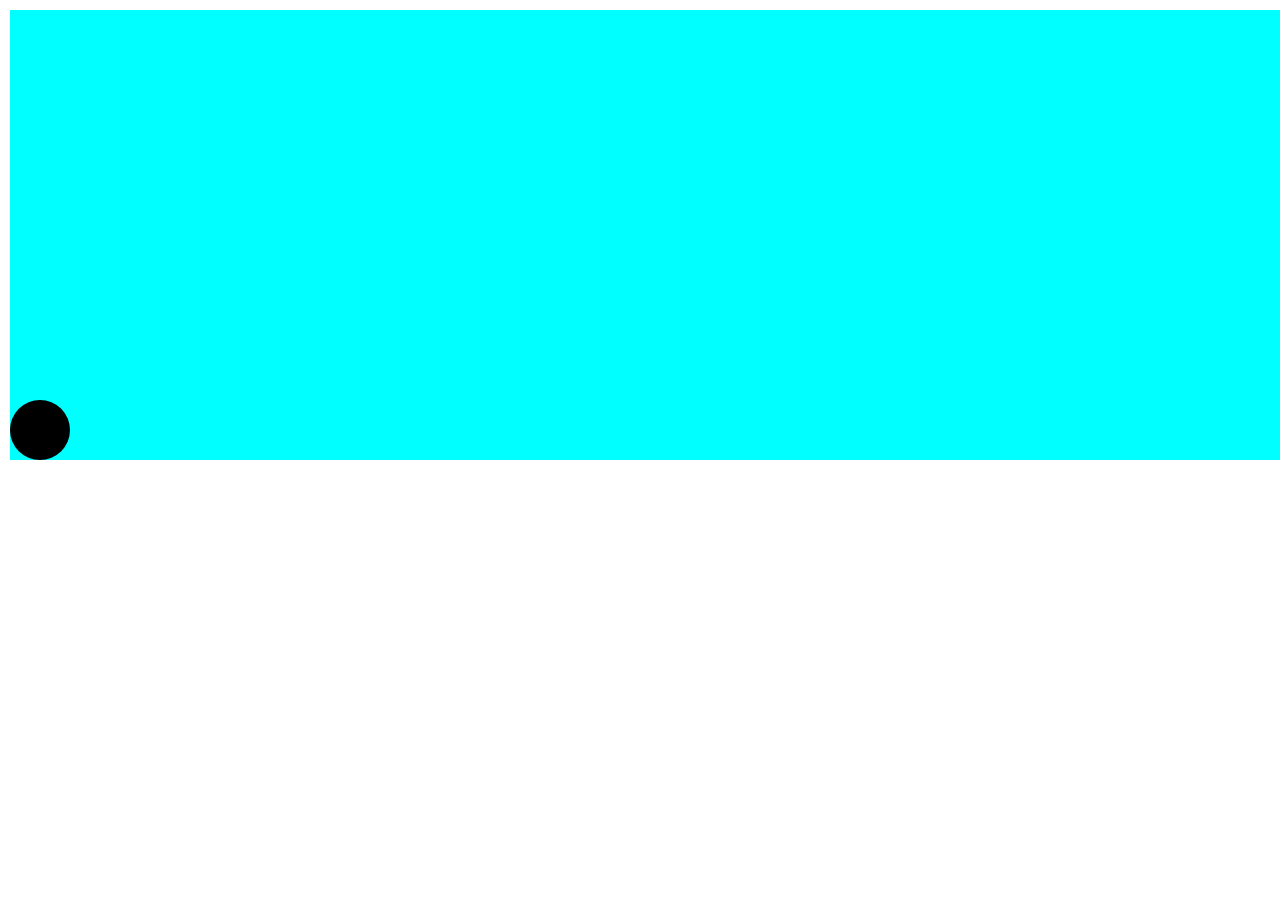
<file: Exercise 8/index.html>
<!DOCTYPE html>
<html lang="en">

<head>
    <meta charset="UTF-8">
    <meta name="viewport" content="width=device-width, initial-scale=1.0">
    <title>Bouncing Ball</title>
    <style>
        * {
            margin: 0;
            padding: 0;
            box-sizing: border-box;
        }

        .box {
            margin: 10px;
            height: 50vh;
            width: 100vw;
            background-color: aqua;
            position: relative;
        }

        .ball {
            height: 60px;
            width: 60px;
            background-color: black;
            border-radius: 90px;
            position: absolute;
            bottom: 0;
            left: 0;
            animation: motion 5s linear infinite, motionY 1s ease-out infinite alternate;
        }

        @keyframes motion {
            from {
                left: 0;
            }

            to {
                left: 100%;
            }
        }

        @keyframes motionY {
            from {
                bottom: 0;
            }

            to {
                bottom: 80%;
            }
        }
    </style>
</head>

<body>
    <div class="box">
        <div class="ball"></div>
    </div>
</body>

</html>
</file>
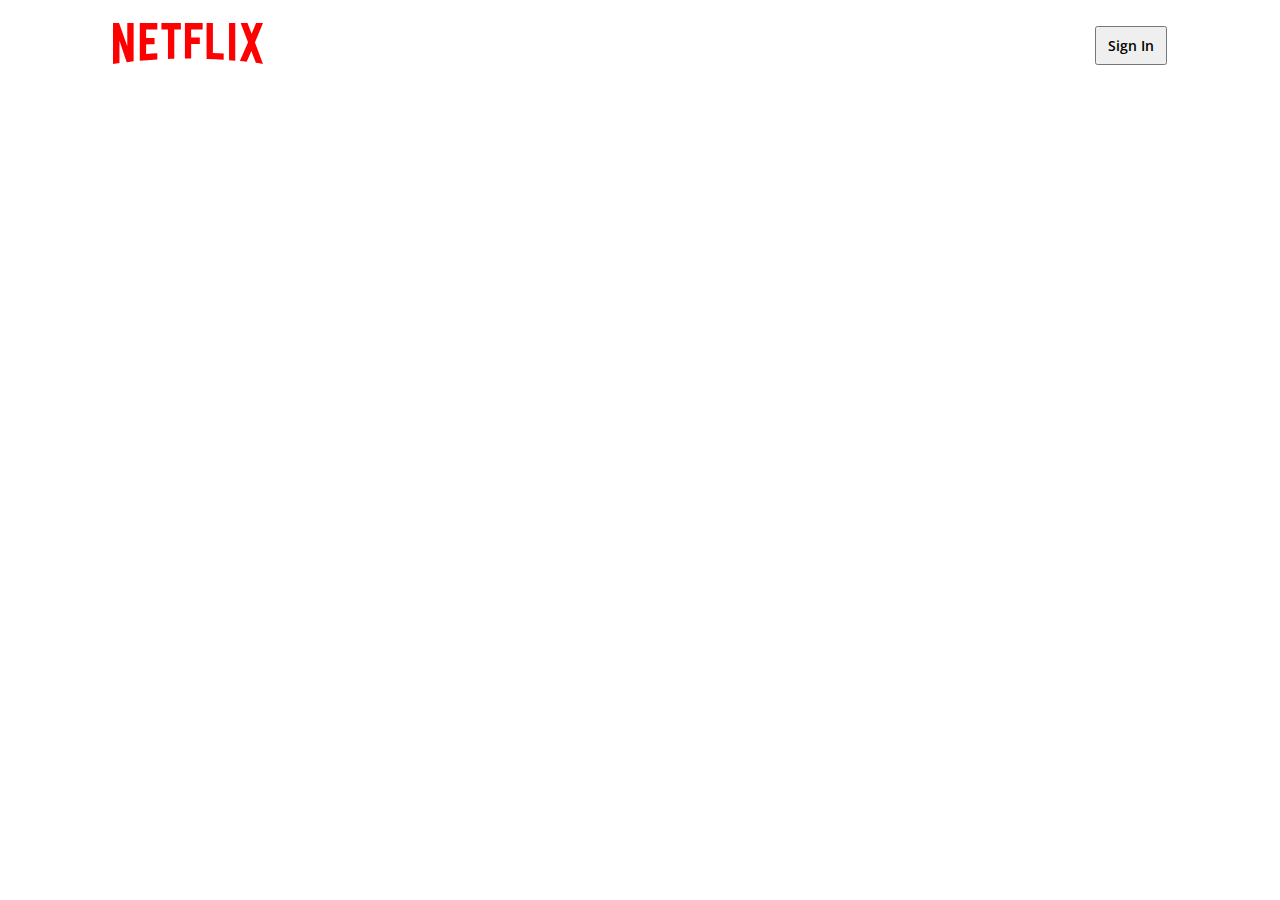
<file: Exercise 9/index.html>
<!DOCTYPE html>
<html lang="en">

<head>
    <meta charset="UTF-8">
    <meta name="viewport" content="width=device-width, initial-scale=1.0">
    <title>Netflix Nepal - Watch TV Shows Online, Watch Movies Online</title>
    <link rel="stylesheet" href="style.css">
</head>

<body>
    <!-- <img src="svg/copy.svg" alt="">
    <img src="svg/down.svg" alt="">
    <img src="svg/monitor.svg" alt="">
    <img src="svg/netflix.svg" alt="">
    <img src="svg/party-popper.svg" alt=""> -->
<main>
    <nav>
        <div class="nav-bar">
            <div class="logo"><img src="svg/netflix.svg" alt="netflix"></div>
            <div class="signin"><button>Sign In</button></div>
        </div>
    </nav>
</main>


</body>

</html>
</file>
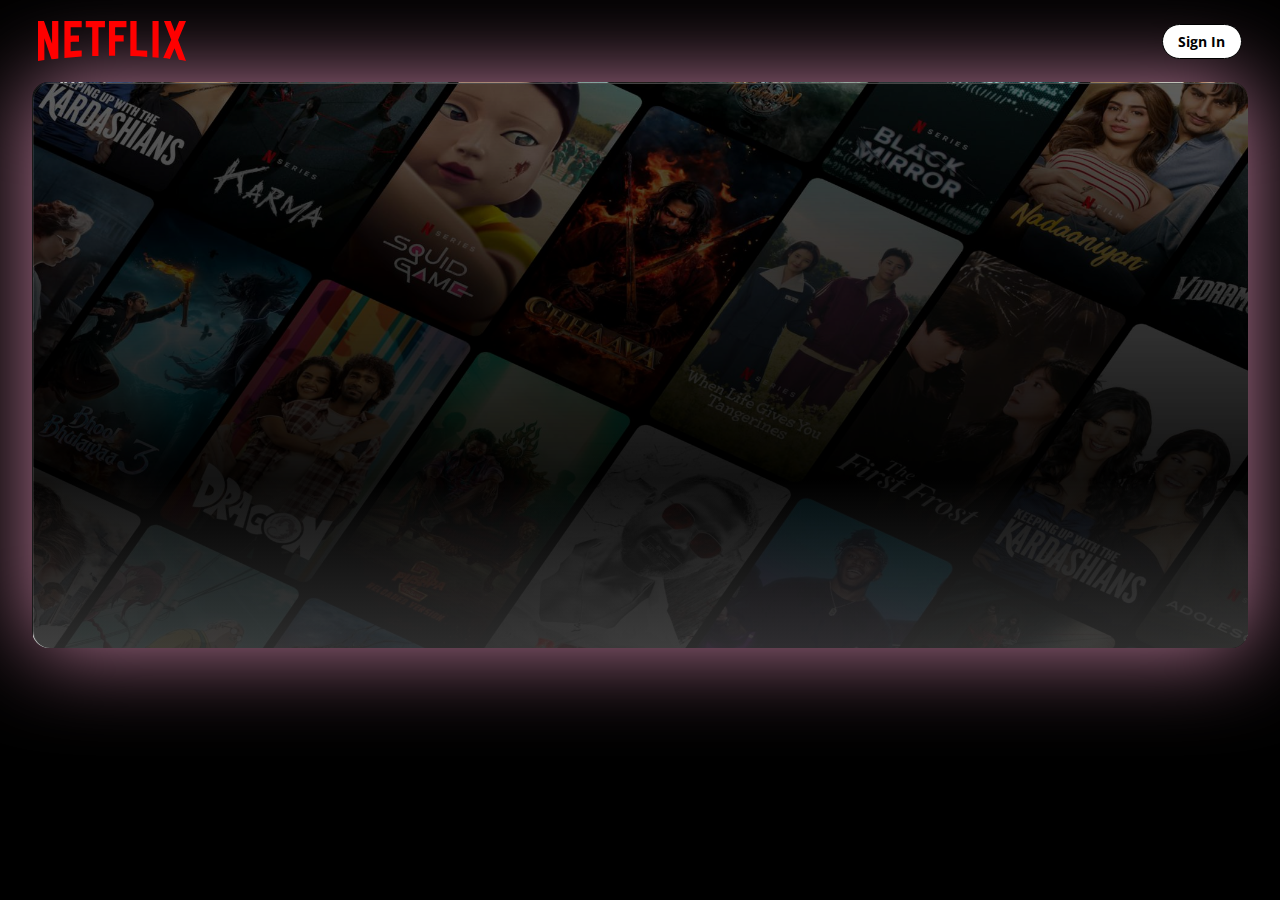
<file: Exercise 9/fedora/index.html>
<!DOCTYPE html>
<html lang="en">

<head>
    <meta charset="UTF-8">
    <meta name="viewport" content="width=device-width, initial-scale=1.0">
    <title>Netflix Nepal - Watch TV Shows Online, Watch Movies Online</title>
    <link rel="stylesheet" href="style.css">
    <link rel="shortcut icon" href="icon/favicon.ico" type="image/x-icon">
</head>

<body>
    <header>
        <nav>
            <div class="nav-bar">
                <div class="logo">
                    <!-- <img src="svg/netflix.svg" alt="netflix"> -->
                </div>
                <div class="signin"><button class=" red-btn btn">Sign In</button></div>
            </div>
        </nav>
    </header>
    <main>
        <div class="hero">
            <div class="filter">
                 <!-- <div class="hero-text">
                    <div class="hero-text-one">
                        Unlimited movies, TV shows, and more

                    </div>
                    <div class="hero-text-two">
                        Starts at USD 2.99. Cancel anytime.

                    </div>
                    <div class="hero-text-three">
                        Ready to watch? Enter your email to create or restart your membership.

                    </div>
                    <div class="grid">
                        <div class="item">
                            <img src="image/1.webp" alt="">
                        </div>
                        <div class="item">
                            <img src="image/2.webp" alt="">
                        </div>
                        <div class="item">
                            <img src="image/3.webp" alt="">
                        </div>
                        <div class="item">
                            <img src="image/4.webp" alt="">
                        </div>
                        <div class="item">
                            <img src="image/5.webp" alt="">
                        </div>
                        <div class="item">
                            <img src="image/6.webp" alt="">
                        </div>
                        <div class="item">
                            <img src="image/7.webp" alt="">
                        </div>
                        <div class="item">
                            <img src="image/8.webp" alt="">
                        </div>
                        <div class="item">
                            <img src="image/9.webp" alt="">
                        </div>
                        <div class="item">
                            <img src="image/10.webp" alt="">
                        </div>
                    </div>
                </div>  -->
            </div>

        </div>
    </main>


</body>

</html>
</file>
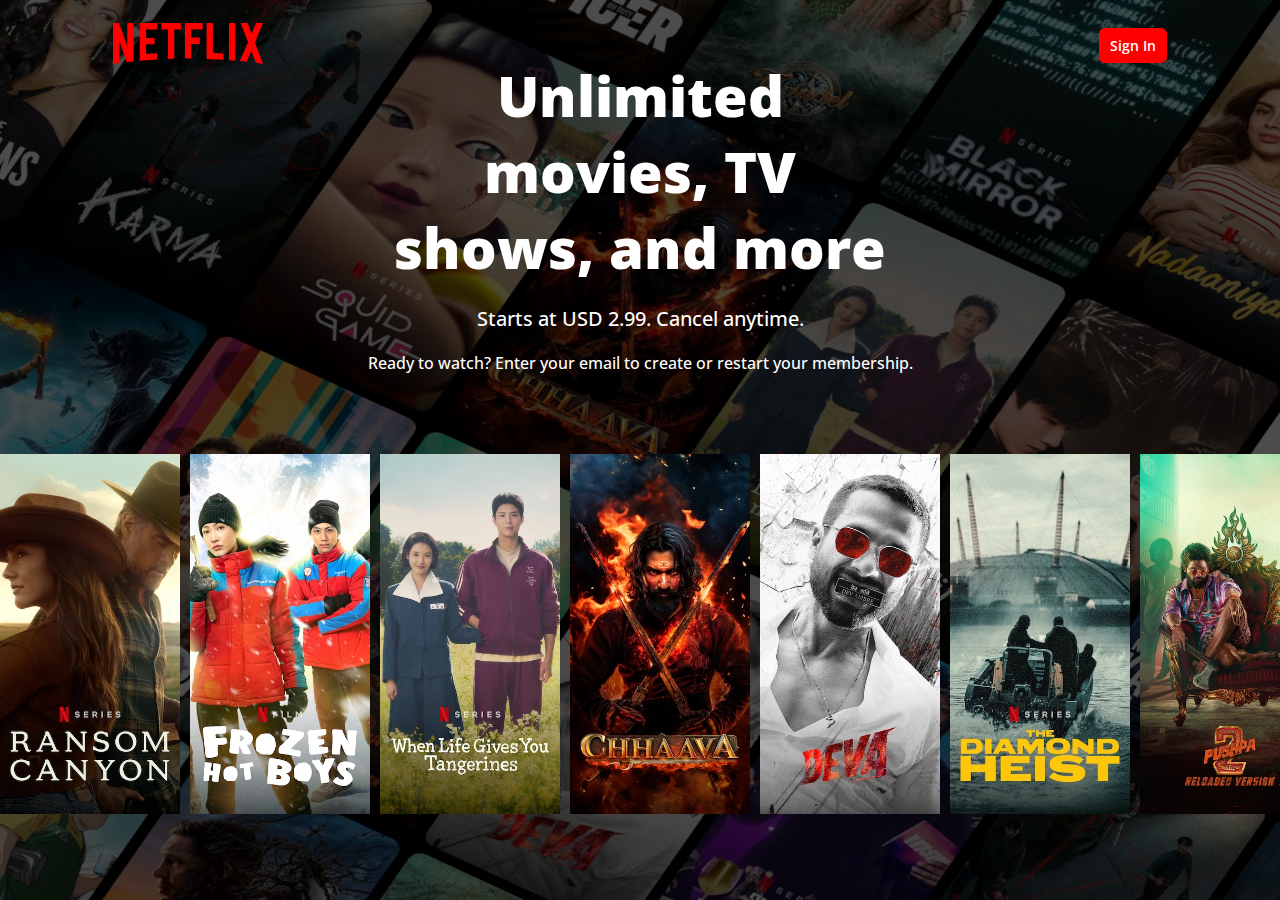
<file: Exercise 9/windows/index.html>
<!DOCTYPE html>
<html lang="en">

<head>
    <meta charset="UTF-8">
    <meta name="viewport" content="width=device-width, initial-scale=1.0">
    <title>Netflix Nepal - Watch TV Shows Online, Watch Movies Online</title>
    <link rel="stylesheet" href="style.css">
    <link rel="shortcut icon" href="icon/favicon.ico" type="image/x-icon">
</head>

<body>
    <!-- <img src="svg/copy.svg" alt="">
    <img src="svg/down.svg" alt="">
    <img src="svg/monitor.svg" alt="">
    <img src="svg/netflix.svg" alt="">
    <img src="svg/party-popper.svg" alt=""> -->
    <main>
        <div class="hero">
            <div class="filter">
                <nav>
                    <div class="nav-bar">
                        <div class="logo"><img src="svg/netflix.svg" alt="netflix"></div>
                        <div class="signin"><button class=" red-btn btn">Sign In</button></div>
                    </div>
                </nav>
                <div class="hero-text">
                    <div class="hero-text-one">
                        Unlimited movies, TV shows, and more

                    </div>
                    <div class="hero-text-two">
                        Starts at USD 2.99. Cancel anytime.

                    </div>
                    <div class="hero-text-three">
                        Ready to watch? Enter your email to create or restart your membership.

                    </div>
                    <div class="grid">
                        <div class="item">
                            <img src="image/1.webp" alt="">
                        </div>
                        <div class="item">
                            <img src="image/2.webp" alt="">
                        </div>
                        <div class="item">
                            <img src="image/3.webp" alt="">
                        </div>
                        <div class="item">
                            <img src="image/4.webp" alt="">
                        </div>
                        <div class="item">
                            <img src="image/5.webp" alt="">
                        </div>
                        <div class="item">
                            <img src="image/6.webp" alt="">
                        </div>
                        <div class="item">
                            <img src="image/7.webp" alt="">
                        </div>
                        <div class="item">
                            <img src="image/8.webp" alt="">
                        </div>
                        <div class="item">
                            <img src="image/9.webp" alt="">
                        </div>
                        <div class="item">
                            <img src="image/10.webp" alt="">
                        </div>
                    </div>
                </div>
            </div>

        </div>
    </main>


</body>

</html>
</file>
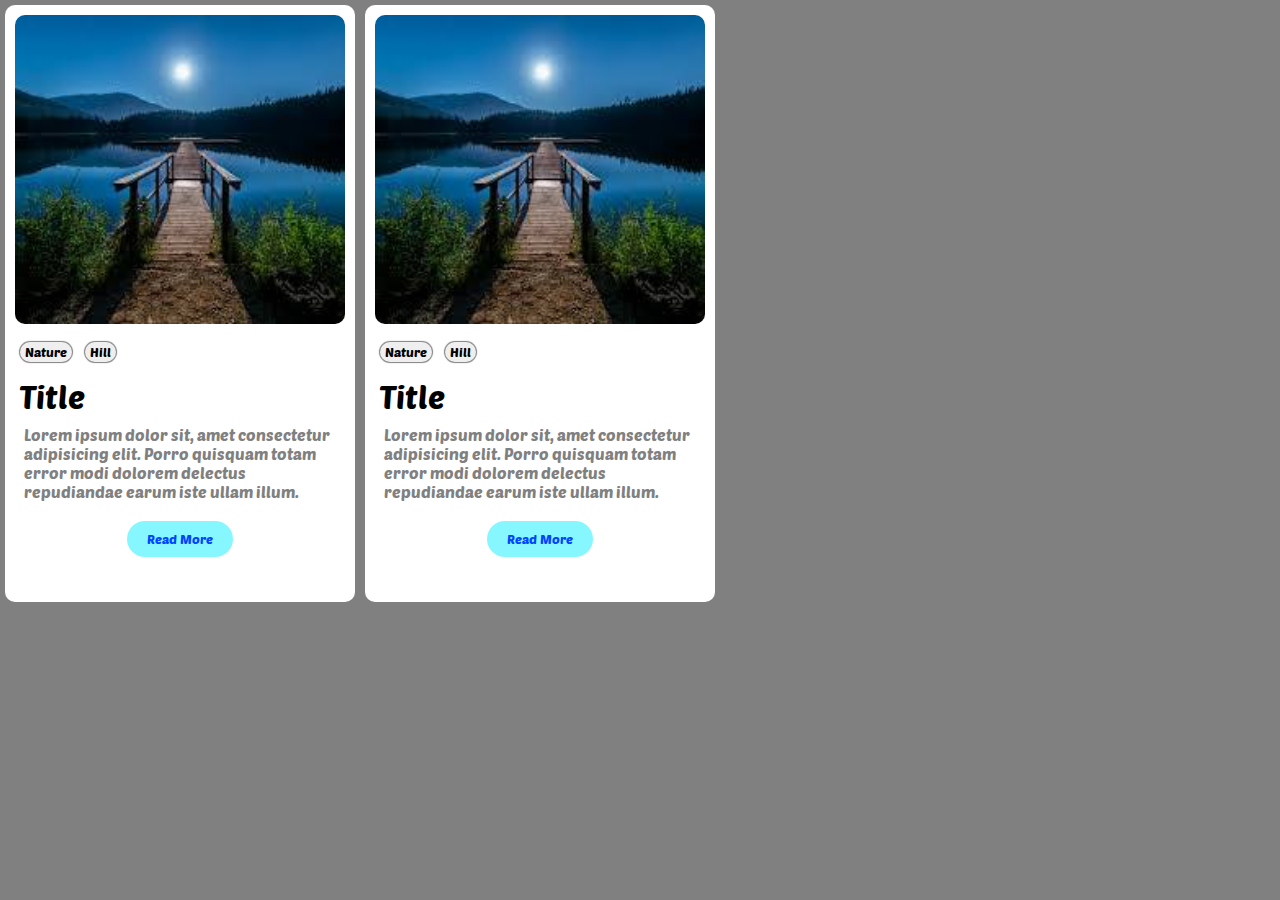
<file: Exercise 3/card.html>
<!DOCTYPE html>
<html lang="en">

<head>
    <meta charset="UTF-8">
    <meta name="viewport" content="width=device-width, initial-scale=1.0">
    <title>Card</title>
    <style>
        @import url('https://fonts.googleapis.com/css2?family=Poetsen+One&display=swap');

        * {
            margin: 0;
            padding: 0;
            font-family: "Poetsen One", sans-serif;
            font-weight: 400;
            font-style: normal;
        }
        :root{
            --tag: Nature;
            --tag1: Beauty;
        }

        body {
            display: flex;
            background-color: gray;
        }

        .card {
            background-color: white;
            margin: 5px;
            padding-bottom: 25px;
            width: 350px;
            border-radius: 10px;
        }

        .tag {
            border: none;
            border-radius: 50px;
            padding: 2px 5px;
            box-shadow: 0 0 1px 1px gray;
        }

        img {
            padding: 10px;
            width: 100%;
            box-sizing: border-box;
            border-radius: 20px;
        }

        .button-container {
            text-align: center;
            padding: 20px;
        }

        .readMore {
            border: none;
            color: rgb(0, 68, 255);
            background-color: rgb(135, 247, 255);
            padding: 10px 20px;
            border-radius: 50px;
        }

        .tag-container {
            margin-left: 10px;
        }

        .tag {
            margin: 5px;
        }

        .discription {
            margin: 0 10px;
        }
        .discription p {

            color: gray;
        }

        .discription h1 {
            margin-left: 4px;
        }

        .discription p {
            margin-left: 9px;
        }

        h1 {
            padding: 10px 0;
            box-sizing: border-box;
        }
    </style>
</head>

<body>
    <div class="card">

        <div class="img-container">
            <img src="[data-uri]"
                alt="Lake with sun hanging above the hills">

        </div>
        <div class="tag-container">
            <button class="tag">Nature</button>
            <button class="tag">Hill</button>
        </div>
        <div class="discription">
            <h1>Title</h1>
            <p>Lorem ipsum dolor sit, amet consectetur adipisicing elit. Porro quisquam totam error modi dolorem
                delectus repudiandae earum iste ullam illum.</p>
        </div>
        <div class="button-container">
            <button class="readMore">Read More</button>
        </div>
    </div>
    <div class="card">

        <div class="img-container">
            <img src="[data-uri]"
                alt="Lake with sun hanging above the hills">

        </div>
        <div class="tag-container">
            <button class="tag">Nature</button>
            <button class="tag">Hill</button>
        </div>
        <div class="discription">
            <h1>Title</h1>
            <p>Lorem ipsum dolor sit, amet consectetur adipisicing elit. Porro quisquam totam error modi dolorem
                delectus repudiandae earum iste ullam illum.</p>
        </div>
        <div class="button-container">
            <button class="readMore">Read More</button>
        </div>
    </div>
</body>

</html>
</file>
<file: Exercise 9/style.css>
@import url('https://fonts.googleapis.com/css2?family=Open+Sans:ital,wght@0,300..800;1,300..800&display=swap');

*{
    margin: 0;
    padding: 0;
    font-family:"Open Sans", sans-serif;
    box-sizing: border-box;
}

main{
    position:absolute;
    width: 100%;
}
.nav-bar{
    display: flex;
    justify-content: space-between;
    align-items: center;
    padding: 23px;
    margin: 0 7vw;
}

.logo img{
    width: 150px;
}

.signin button{
    padding: 8px 11px;
    font-weight: 600;
    font-size: 14px;
}

.btn{
    border: none;
}

.red-btn{
    border-radius: 6px;
    color: white;
    background-color: red;
}

.hero{
    height: 100vh;
    width: 100%;
    background-image: url(image/bg.jpg);
    background-position: center center;
    background-size: cover;
    background-repeat: no-repeat;
    /* transform: rotatey(40deg); */
}

.hero-text{
    display: flex;
    flex-direction: column;
    gap: 20px;
    align-items: center;
    justify-content: center;
    color: white;
    height: 77vh;
    text-align: center;

}

.hero-text-one{
    margin: 0 30vw;
    font-size: 56px;
    font-weight: 900;

}

.hero-text-two{
    font-size: 20px;
    font-weight: 500;
}

.hero-text-three{
    font-size: 16px;
    font-weight: 500;
}

.filter{
    height: 100%;
    background-color: rgba(0, 0, 0, 0.6);
}

.grid{
    width: 100%;
    display:grid;
    grid-template-columns: repeat(10,1fr);
    gap: 10px;
    padding-top: 60px;
}
.item img{
    width: 180px;
}
</file>
<file: Exercise 9/fedora/style.css>
@import url('https://fonts.googleapis.com/css2?family=Open+Sans:ital,wght@0,300..800;1,300..800&display=swap');

*{
    margin: 0;
    padding: 0;
    font-family:"Open Sans", sans-serif;
    box-sizing: border-box;
    color: white;
}

/* main{
    position:absolute;
    width: 100%;
} */

header {
    height: 82px;
}

nav {
    height: 100%;
    margin:0 auto;
    width: 94%;
    
}

.nav-bar{
    height: 100%;
    display: flex;
    justify-content: space-between;
    align-items: center;
}

/* .logo img{

    width: 150px;
} */

.logo {
    background-image: url(svg/netflix.svg);
    background-repeat: no-repeat;
    background-size: contain;
    width: 150px;
    height: 40px;
}

@media screen and (max-width: 960px) {
    .logo {
        background-image: url(icon/favicon.ico);
        height: 45px;
        width: 44px;
        margin: 0;
        padding: 0;
    }
    
}
.signin button{
    font-weight: 700;
    font-size: 14px;
    width: 80px;
    height: 35px;
}

.btn{
    border: none;
}

.red-btn{
    border-radius: calc(100px - 0.0625rem);
    border-width: 0.0625rem;
    color: black;
    background-color: white;
    border: 1px solid black;
    border-color: (0,0,0,0);
}
body{
    background-color: black;
}

.hero, .filter {
    border-radius: 17px;
    border-left: 1px solid rgba(255, 255, 255, 0.1);
    border-top: 1px solid rgba(255, 255, 255, 0.1);

}
.hero{
    /* border: 1px solid red;  */
    height: 566px;
    width: 95%;
    margin: 0 auto;
    justify-content: center;
    align-content: center;
    background-position: center center;
    background-size: cover;
    background-repeat: no-repeat;
    background-image: url(image/bg.jpg);
    /* padding-bottom: 88px;
    padding-left: 80px;
    padding-right: 80px; */
    box-shadow: 0 0 90px #c480a1;
}

.filter{
    height: 100%;
    width: 100%;
    /* background-color: rgba(0, 0, 0, 0.7); */
    background: linear-gradient(rgba(0, 0, 0, 0.5),rgba(0, 0, 0, 0.9) 70%,rgba(49, 49, 49, 0.9)); 
}
/* 
.hero-text{
    display: flex;
    flex-direction: column;
    gap: 20px;
    align-items: center;
    justify-content: center;
    color: white;
    height: 77vh;
    text-align: center;

}

.hero-text-one{
    margin: 0 30vw;
    font-size: 56px;
    font-weight: 900;

}

.hero-text-two{
    font-size: 20px;
    font-weight: 500;
}

.hero-text-three{
    font-size: 16px;
    font-weight: 500;
}


.grid{
    width: 100%;
    display:grid;
    grid-template-columns: repeat(10,1fr);
    gap: 10px;
    padding-top: 60px;
}
.item img{
    width: 180px;
} */
</file>
<file: Exercise 9/windows/style.css>
@import url('https://fonts.googleapis.com/css2?family=Open+Sans:ital,wght@0,300..800;1,300..800&display=swap');

*{
    margin: 0;
    padding: 0;
    font-family:"Open Sans", sans-serif;
    box-sizing: border-box;
}

main{
    position:absolute;
    width: 100%;
}
.nav-bar{
    display: flex;
    justify-content: space-between;
    align-items: center;
    padding: 23px;
    margin: 0 7vw;
}

.logo img{
    width: 150px;
}

.signin button{
    padding: 8px 11px;
    font-weight: 600;
    font-size: 14px;
}

.btn{
    border: none;
}

.red-btn{
    border-radius: 6px;
    color: white;
    background-color: red;
}

.hero{
    height: 100vh;
    width: 100%;
    background-image: url(image/bg.jpg);
    background-position: center center;
    background-size: cover;
    background-repeat: no-repeat;
    /* transform: rotatey(40deg); */
}

.hero-text{
    display: flex;
    flex-direction: column;
    gap: 20px;
    align-items: center;
    justify-content: center;
    color: white;
    height: 77vh;
    text-align: center;

}

.hero-text-one{
    margin: 0 30vw;
    font-size: 56px;
    font-weight: 900;

}

.hero-text-two{
    font-size: 20px;
    font-weight: 500;
}

.hero-text-three{
    font-size: 16px;
    font-weight: 500;
}

.filter{
    height: 100%;
    background-color: rgba(0, 0, 0, 0.6);
}

.grid{
    width: 100%;
    display:grid;
    grid-template-columns: repeat(10,1fr);
    gap: 10px;
    padding-top: 60px;
}
.item img{
    width: 180px;
}
</file>
